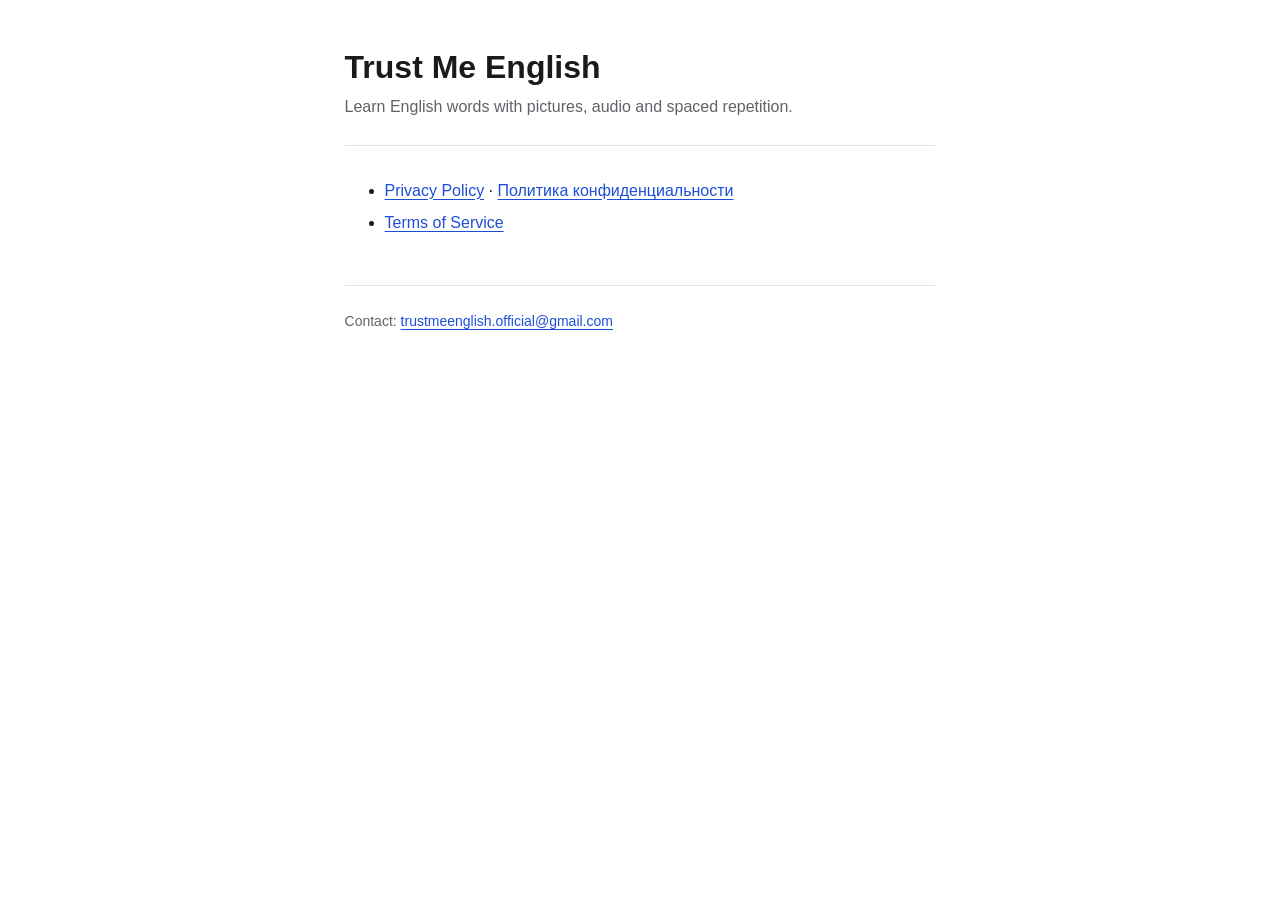
<file: index.html>
<!doctype html>
<html lang="en">
<head>
  <meta charset="utf-8">
  <meta name="viewport" content="width=device-width, initial-scale=1">
  <title>Trust Me English</title>
  <link rel="stylesheet" href="styles.css">
</head>
<body>
<main>
  <header>
    <h1>Trust Me English</h1>
    <p class="meta">Learn English words with pictures, audio and spaced repetition.</p>
  </header>
  <ul>
    <li><a href="privacy.html">Privacy Policy</a> · <a href="privacy.ru.html" lang="ru">Политика конфиденциальности</a></li>
    <li><a href="terms.html">Terms of Service</a></li>
  </ul>
  <footer>
    Contact: <a href="mailto:trustmeenglish.official@gmail.com">trustmeenglish.official@gmail.com</a>
  </footer>
</main>
</body>
</html>
</file>
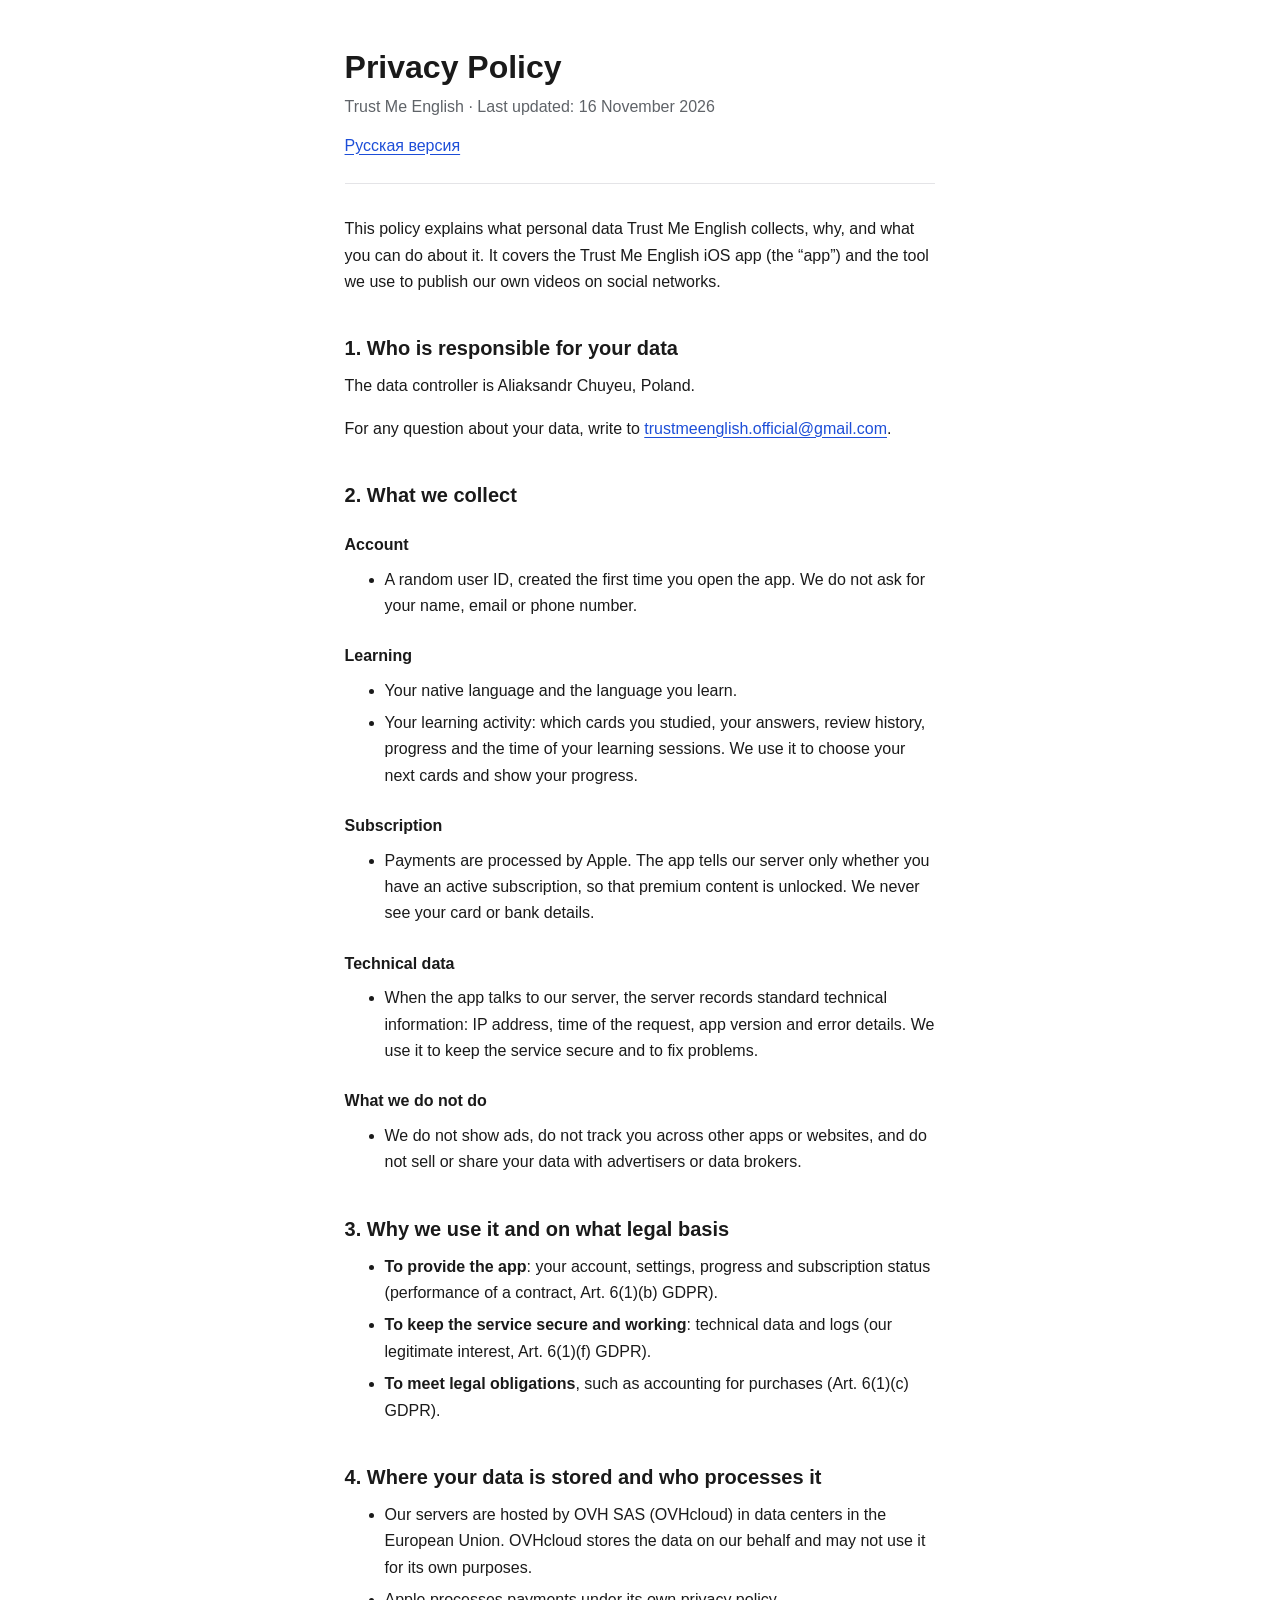
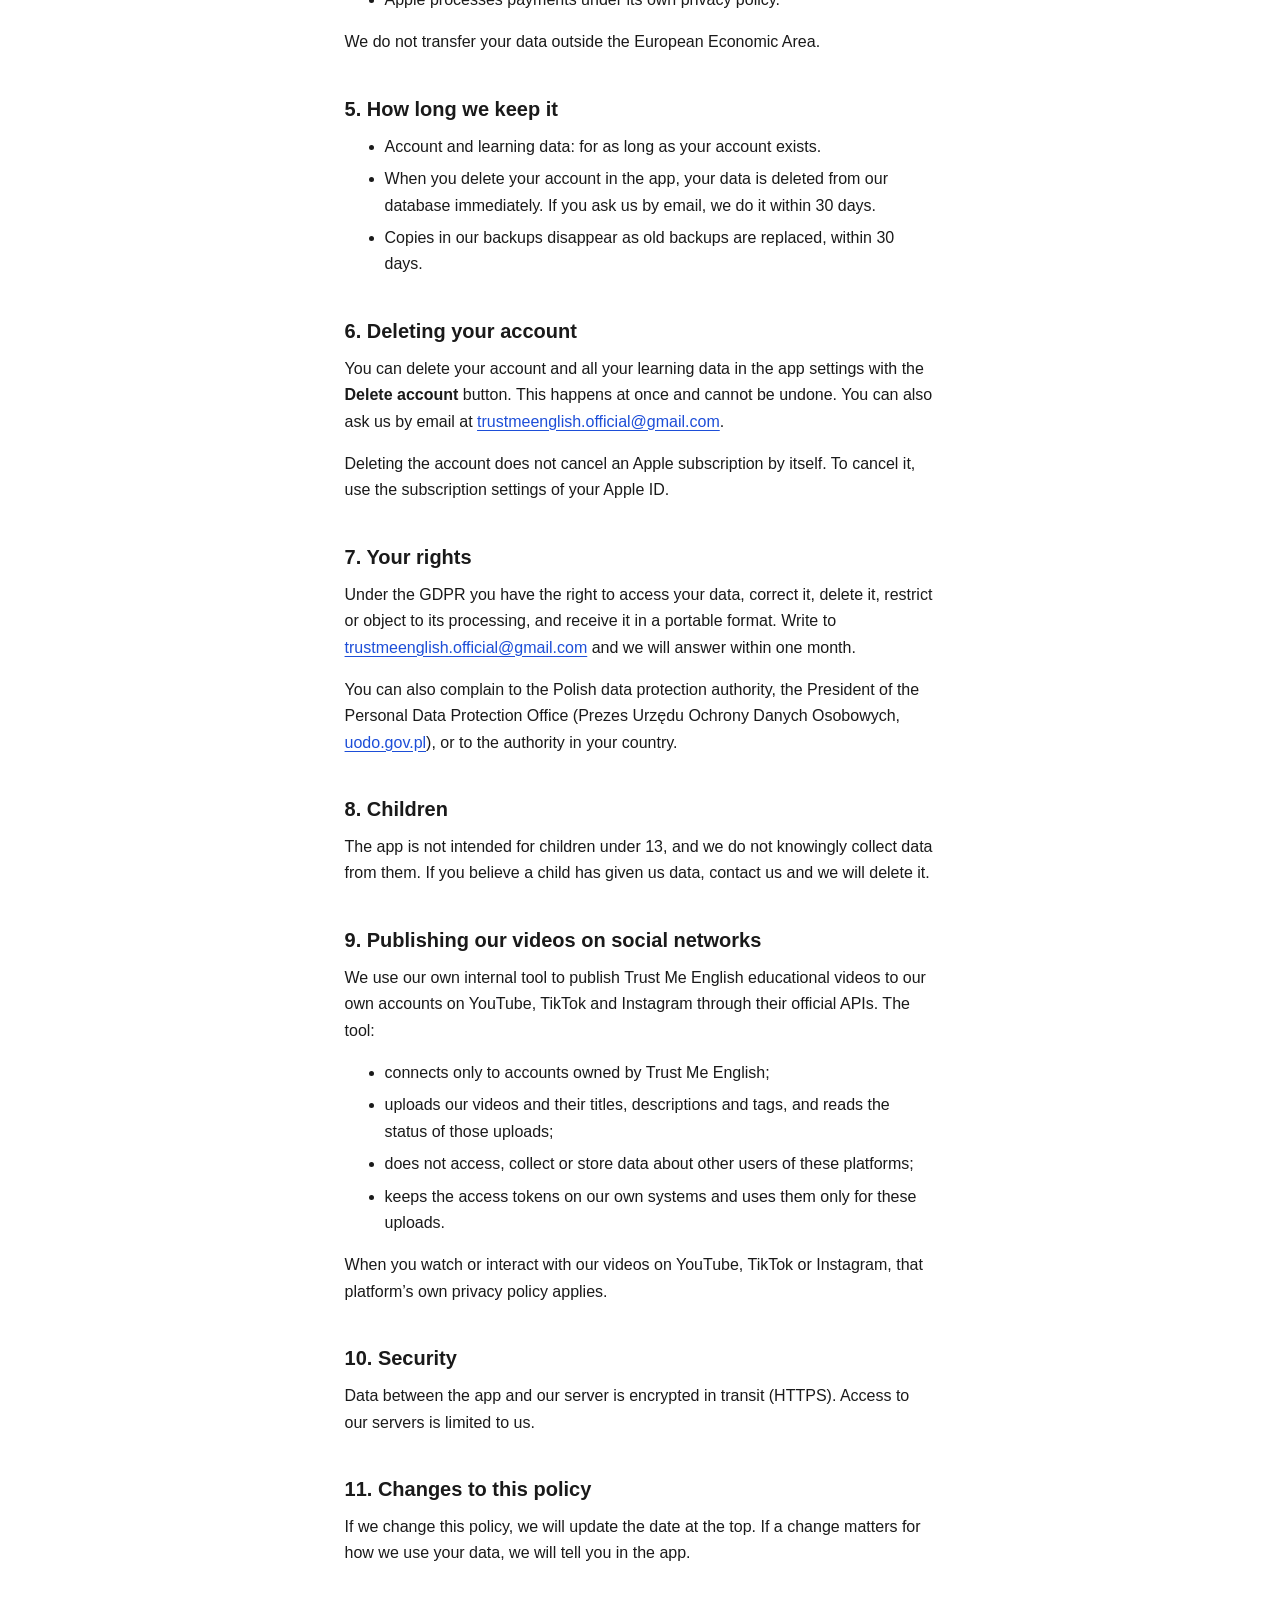
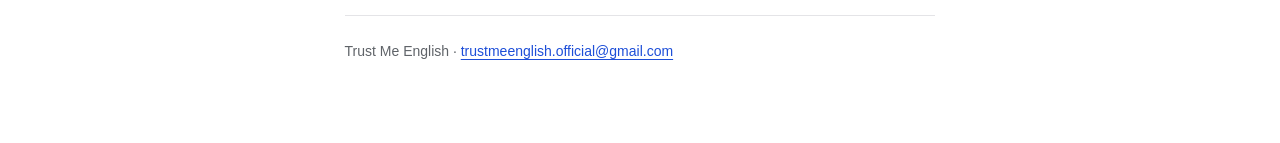
<file: privacy.html>
<!doctype html>
<html lang="en">
<head>
  <meta charset="utf-8">
  <meta name="viewport" content="width=device-width, initial-scale=1">
  <title>Privacy Policy · Trust Me English</title>
  <link rel="stylesheet" href="styles.css">
</head>
<body>
<main>
  <header>
    <h1>Privacy Policy</h1>
    <p class="meta">Trust Me English · Last updated: 16 November 2026</p>
    <p class="meta languages"><a href="privacy.ru.html" lang="ru">Русская версия</a></p>
  </header>

  <p>This policy explains what personal data Trust Me English collects, why, and what you can do about it. It covers the Trust Me English iOS app (the “app”) and the tool we use to publish our own videos on social networks.</p>

  <h2>1. Who is responsible for your data</h2>
  <p>The data controller is Aliaksandr Chuyeu, Poland.</p>
  <p>For any question about your data, write to <a href="mailto:trustmeenglish.official@gmail.com">trustmeenglish.official@gmail.com</a>.</p>

  <h2>2. What we collect</h2>
  <h3>Account</h3>
  <ul>
    <li>A random user ID, created the first time you open the app. We do not ask for your name, email or phone number.</li>
  </ul>
  <h3>Learning</h3>
  <ul>
    <li>Your native language and the language you learn.</li>
    <li>Your learning activity: which cards you studied, your answers, review history, progress and the time of your learning sessions. We use it to choose your next cards and show your progress.</li>
  </ul>
  <h3>Subscription</h3>
  <ul>
    <li>Payments are processed by Apple. The app tells our server only whether you have an active subscription, so that premium content is unlocked. We never see your card or bank details.</li>
  </ul>
  <h3>Technical data</h3>
  <ul>
    <li>When the app talks to our server, the server records standard technical information: IP address, time of the request, app version and error details. We use it to keep the service secure and to fix problems.</li>
  </ul>
  <h3>What we do not do</h3>
  <ul>
    <li>We do not show ads, do not track you across other apps or websites, and do not sell or share your data with advertisers or data brokers.</li>
  </ul>

  <h2>3. Why we use it and on what legal basis</h2>
  <ul>
    <li><strong>To provide the app</strong>: your account, settings, progress and subscription status (performance of a contract, Art. 6(1)(b) GDPR).</li>
    <li><strong>To keep the service secure and working</strong>: technical data and logs (our legitimate interest, Art. 6(1)(f) GDPR).</li>
    <li><strong>To meet legal obligations</strong>, such as accounting for purchases (Art. 6(1)(c) GDPR).</li>
  </ul>

  <h2>4. Where your data is stored and who processes it</h2>
  <ul>
    <li>Our servers are hosted by OVH SAS (OVHcloud) in data centers in the European Union. OVHcloud stores the data on our behalf and may not use it for its own purposes.</li>
    <li>Apple processes payments under its own privacy policy.</li>
  </ul>
  <p>We do not transfer your data outside the European Economic Area.</p>

  <h2>5. How long we keep it</h2>
  <ul>
    <li>Account and learning data: for as long as your account exists.</li>
    <li>When you delete your account in the app, your data is deleted from our database immediately. If you ask us by email, we do it within 30 days.</li>
    <li>Copies in our backups disappear as old backups are replaced, within 30 days.</li>
  </ul>

  <h2>6. Deleting your account</h2>
  <p>You can delete your account and all your learning data in the app settings with the <strong>Delete account</strong> button. This happens at once and cannot be undone. You can also ask us by email at <a href="mailto:trustmeenglish.official@gmail.com">trustmeenglish.official@gmail.com</a>.</p>
  <p>Deleting the account does not cancel an Apple subscription by itself. To cancel it, use the subscription settings of your Apple ID.</p>

  <h2>7. Your rights</h2>
  <p>Under the GDPR you have the right to access your data, correct it, delete it, restrict or object to its processing, and receive it in a portable format. Write to <a href="mailto:trustmeenglish.official@gmail.com">trustmeenglish.official@gmail.com</a> and we will answer within one month.</p>
  <p>You can also complain to the Polish data protection authority, the President of the Personal Data Protection Office (Prezes Urzędu Ochrony Danych Osobowych, <a href="https://uodo.gov.pl">uodo.gov.pl</a>), or to the authority in your country.</p>

  <h2>8. Children</h2>
  <p>The app is not intended for children under 13, and we do not knowingly collect data from them. If you believe a child has given us data, contact us and we will delete it.</p>

  <h2>9. Publishing our videos on social networks</h2>
  <p>We use our own internal tool to publish Trust Me English educational videos to our own accounts on YouTube, TikTok and Instagram through their official APIs. The tool:</p>
  <ul>
    <li>connects only to accounts owned by Trust Me English;</li>
    <li>uploads our videos and their titles, descriptions and tags, and reads the status of those uploads;</li>
    <li>does not access, collect or store data about other users of these platforms;</li>
    <li>keeps the access tokens on our own systems and uses them only for these uploads.</li>
  </ul>
  <p>When you watch or interact with our videos on YouTube, TikTok or Instagram, that platform’s own privacy policy applies.</p>

  <h2>10. Security</h2>
  <p>Data between the app and our server is encrypted in transit (HTTPS). Access to our servers is limited to us.</p>

  <h2>11. Changes to this policy</h2>
  <p>If we change this policy, we will update the date at the top. If a change matters for how we use your data, we will tell you in the app.</p>

  <footer>
    Trust Me English · <a href="mailto:trustmeenglish.official@gmail.com">trustmeenglish.official@gmail.com</a>
  </footer>
</main>
</body>
</html>
</file>
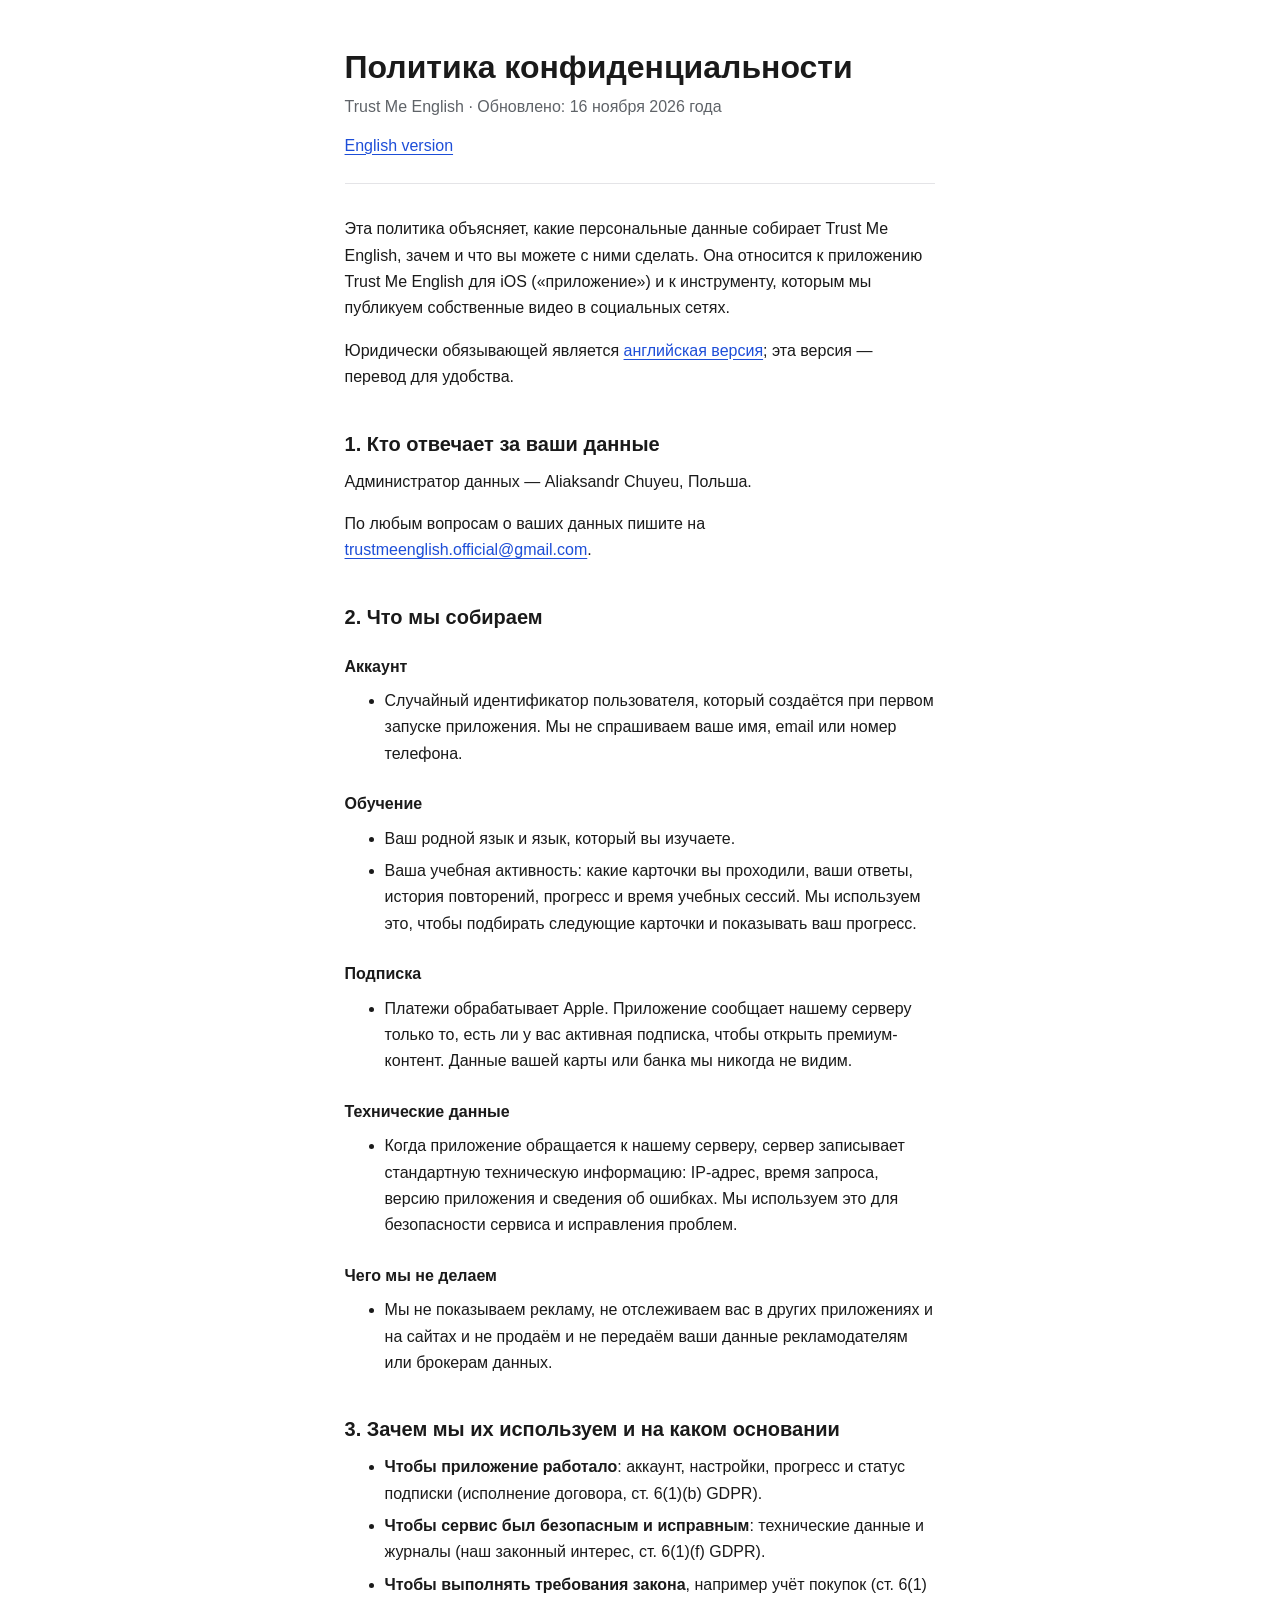
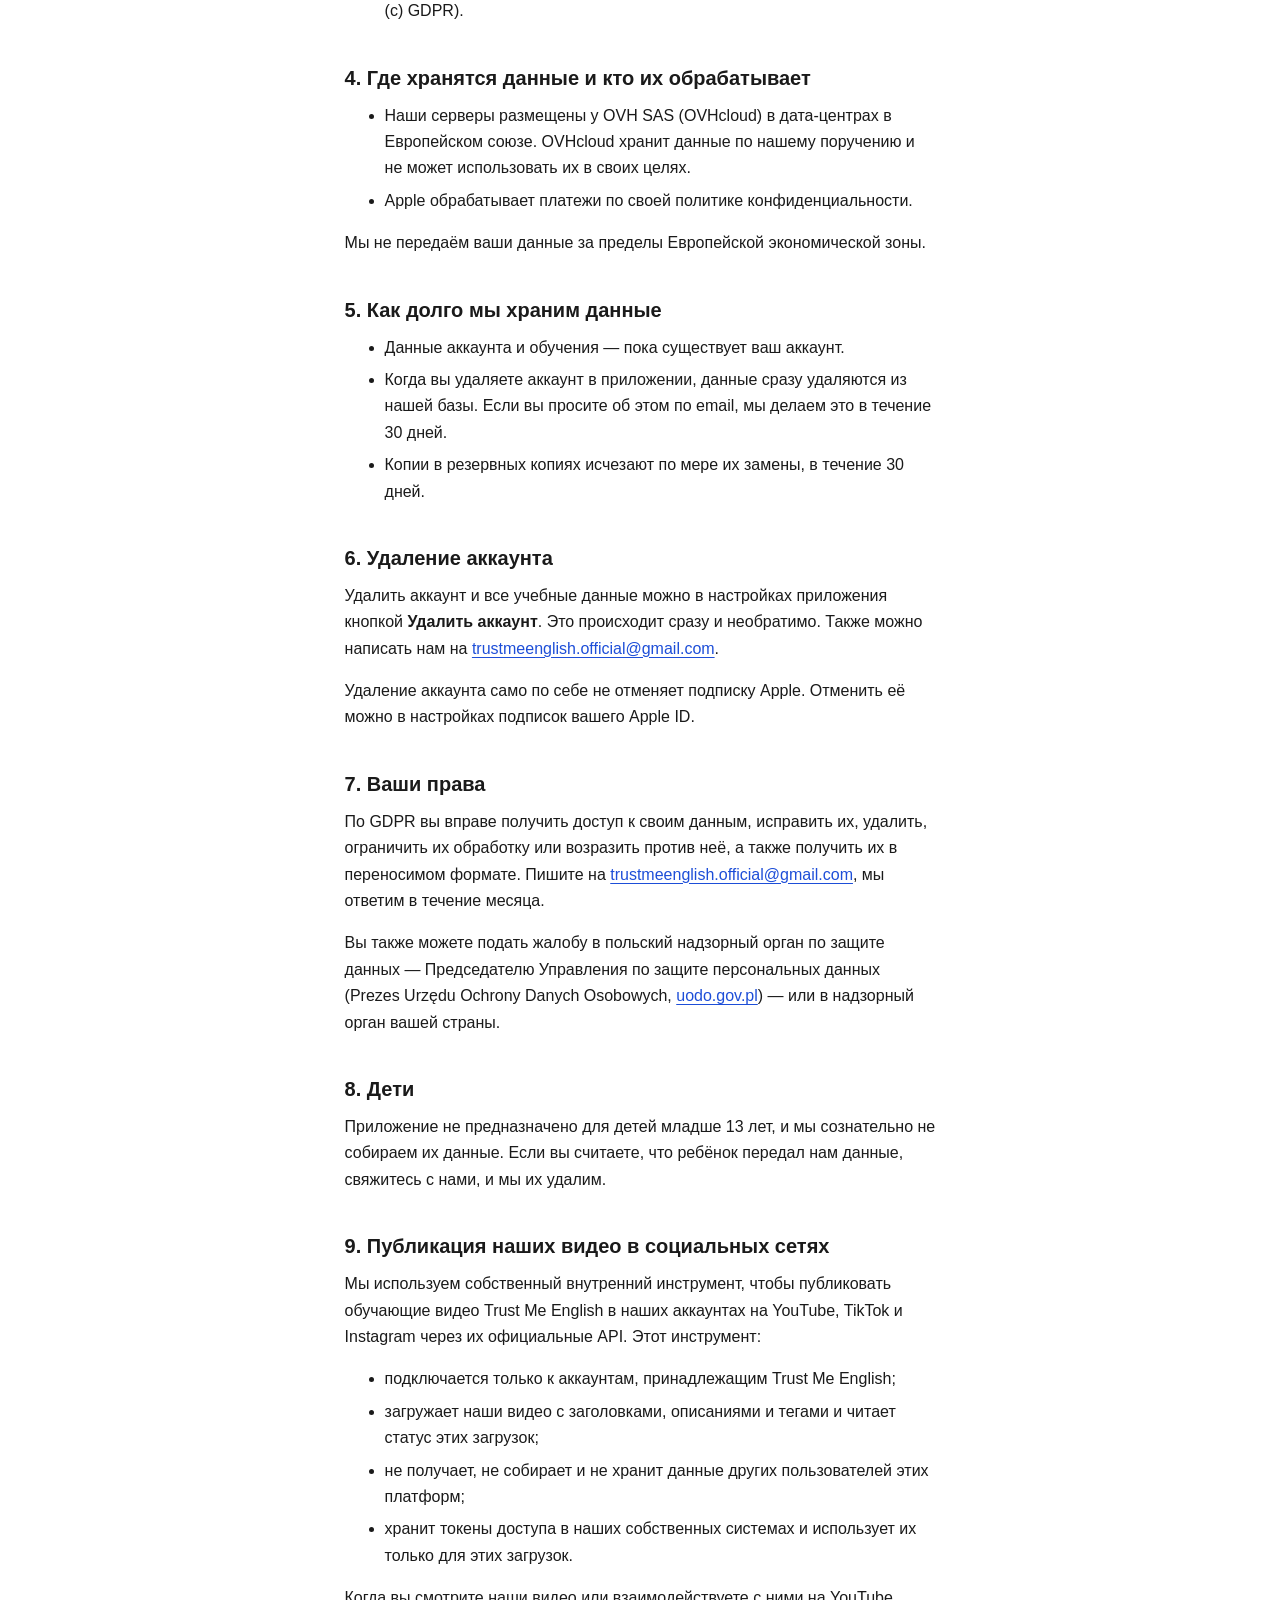
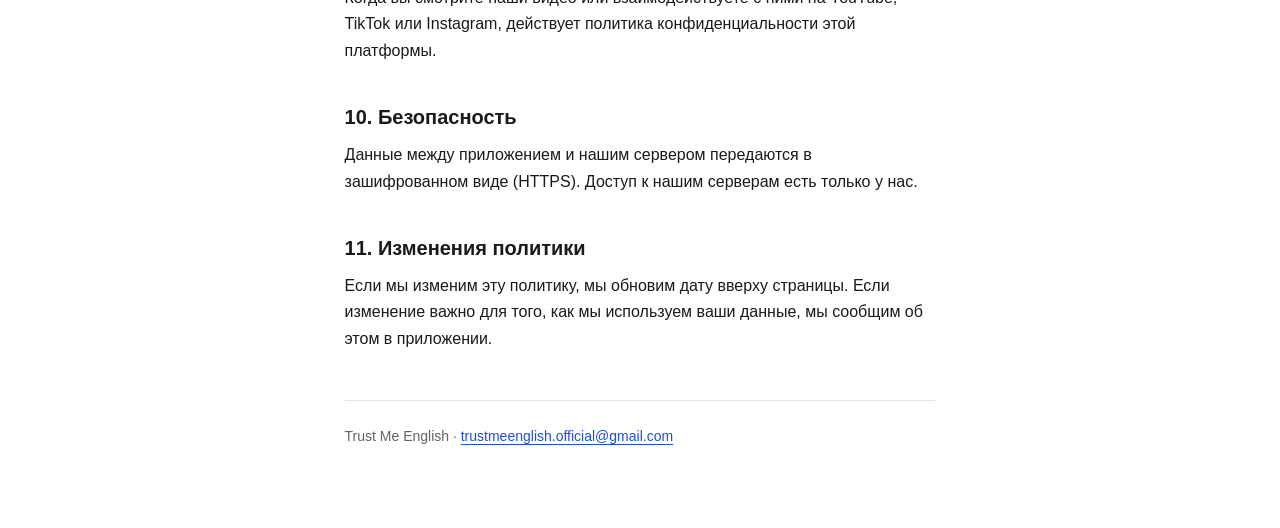
<file: privacy.ru.html>
<!doctype html>
<html lang="ru">
<head>
  <meta charset="utf-8">
  <meta name="viewport" content="width=device-width, initial-scale=1">
  <title>Политика конфиденциальности · Trust Me English</title>
  <link rel="stylesheet" href="styles.css">
</head>
<body>
<main>
  <header>
    <h1>Политика конфиденциальности</h1>
    <p class="meta">Trust Me English · Обновлено: 16 ноября 2026 года</p>
    <p class="meta languages"><a href="privacy.html" lang="en">English version</a></p>
  </header>

  <p>Эта политика объясняет, какие персональные данные собирает Trust Me English, зачем и что вы можете с ними сделать. Она относится к приложению Trust Me English для iOS («приложение») и к инструменту, которым мы публикуем собственные видео в социальных сетях.</p>
  <p>Юридически обязывающей является <a href="privacy.html">английская версия</a>; эта версия — перевод для удобства.</p>

  <h2>1. Кто отвечает за ваши данные</h2>
  <p>Администратор данных — Aliaksandr Chuyeu, Польша.</p>
  <p>По любым вопросам о ваших данных пишите на <a href="mailto:trustmeenglish.official@gmail.com">trustmeenglish.official@gmail.com</a>.</p>

  <h2>2. Что мы собираем</h2>
  <h3>Аккаунт</h3>
  <ul>
    <li>Случайный идентификатор пользователя, который создаётся при первом запуске приложения. Мы не спрашиваем ваше имя, email или номер телефона.</li>
  </ul>
  <h3>Обучение</h3>
  <ul>
    <li>Ваш родной язык и язык, который вы изучаете.</li>
    <li>Ваша учебная активность: какие карточки вы проходили, ваши ответы, история повторений, прогресс и время учебных сессий. Мы используем это, чтобы подбирать следующие карточки и показывать ваш прогресс.</li>
  </ul>
  <h3>Подписка</h3>
  <ul>
    <li>Платежи обрабатывает Apple. Приложение сообщает нашему серверу только то, есть ли у вас активная подписка, чтобы открыть премиум-контент. Данные вашей карты или банка мы никогда не видим.</li>
  </ul>
  <h3>Технические данные</h3>
  <ul>
    <li>Когда приложение обращается к нашему серверу, сервер записывает стандартную техническую информацию: IP-адрес, время запроса, версию приложения и сведения об ошибках. Мы используем это для безопасности сервиса и исправления проблем.</li>
  </ul>
  <h3>Чего мы не делаем</h3>
  <ul>
    <li>Мы не показываем рекламу, не отслеживаем вас в других приложениях и на сайтах и не продаём и не передаём ваши данные рекламодателям или брокерам данных.</li>
  </ul>

  <h2>3. Зачем мы их используем и на каком основании</h2>
  <ul>
    <li><strong>Чтобы приложение работало</strong>: аккаунт, настройки, прогресс и статус подписки (исполнение договора, ст. 6(1)(b) GDPR).</li>
    <li><strong>Чтобы сервис был безопасным и исправным</strong>: технические данные и журналы (наш законный интерес, ст. 6(1)(f) GDPR).</li>
    <li><strong>Чтобы выполнять требования закона</strong>, например учёт покупок (ст. 6(1)(c) GDPR).</li>
  </ul>

  <h2>4. Где хранятся данные и кто их обрабатывает</h2>
  <ul>
    <li>Наши серверы размещены у OVH SAS (OVHcloud) в дата-центрах в Европейском союзе. OVHcloud хранит данные по нашему поручению и не может использовать их в своих целях.</li>
    <li>Apple обрабатывает платежи по своей политике конфиденциальности.</li>
  </ul>
  <p>Мы не передаём ваши данные за пределы Европейской экономической зоны.</p>

  <h2>5. Как долго мы храним данные</h2>
  <ul>
    <li>Данные аккаунта и обучения — пока существует ваш аккаунт.</li>
    <li>Когда вы удаляете аккаунт в приложении, данные сразу удаляются из нашей базы. Если вы просите об этом по email, мы делаем это в течение 30 дней.</li>
    <li>Копии в резервных копиях исчезают по мере их замены, в течение 30 дней.</li>
  </ul>

  <h2>6. Удаление аккаунта</h2>
  <p>Удалить аккаунт и все учебные данные можно в настройках приложения кнопкой <strong>Удалить аккаунт</strong>. Это происходит сразу и необратимо. Также можно написать нам на <a href="mailto:trustmeenglish.official@gmail.com">trustmeenglish.official@gmail.com</a>.</p>
  <p>Удаление аккаунта само по себе не отменяет подписку Apple. Отменить её можно в настройках подписок вашего Apple ID.</p>

  <h2>7. Ваши права</h2>
  <p>По GDPR вы вправе получить доступ к своим данным, исправить их, удалить, ограничить их обработку или возразить против неё, а также получить их в переносимом формате. Пишите на <a href="mailto:trustmeenglish.official@gmail.com">trustmeenglish.official@gmail.com</a>, мы ответим в течение месяца.</p>
  <p>Вы также можете подать жалобу в польский надзорный орган по защите данных — Председателю Управления по защите персональных данных (Prezes Urzędu Ochrony Danych Osobowych, <a href="https://uodo.gov.pl">uodo.gov.pl</a>) — или в надзорный орган вашей страны.</p>

  <h2>8. Дети</h2>
  <p>Приложение не предназначено для детей младше 13 лет, и мы сознательно не собираем их данные. Если вы считаете, что ребёнок передал нам данные, свяжитесь с нами, и мы их удалим.</p>

  <h2>9. Публикация наших видео в социальных сетях</h2>
  <p>Мы используем собственный внутренний инструмент, чтобы публиковать обучающие видео Trust Me English в наших аккаунтах на YouTube, TikTok и Instagram через их официальные API. Этот инструмент:</p>
  <ul>
    <li>подключается только к аккаунтам, принадлежащим Trust Me English;</li>
    <li>загружает наши видео с заголовками, описаниями и тегами и читает статус этих загрузок;</li>
    <li>не получает, не собирает и не хранит данные других пользователей этих платформ;</li>
    <li>хранит токены доступа в наших собственных системах и использует их только для этих загрузок.</li>
  </ul>
  <p>Когда вы смотрите наши видео или взаимодействуете с ними на YouTube, TikTok или Instagram, действует политика конфиденциальности этой платформы.</p>

  <h2>10. Безопасность</h2>
  <p>Данные между приложением и нашим сервером передаются в зашифрованном виде (HTTPS). Доступ к нашим серверам есть только у нас.</p>

  <h2>11. Изменения политики</h2>
  <p>Если мы изменим эту политику, мы обновим дату вверху страницы. Если изменение важно для того, как мы используем ваши данные, мы сообщим об этом в приложении.</p>

  <footer>
    Trust Me English · <a href="mailto:trustmeenglish.official@gmail.com">trustmeenglish.official@gmail.com</a>
  </footer>
</main>
</body>
</html>
</file>
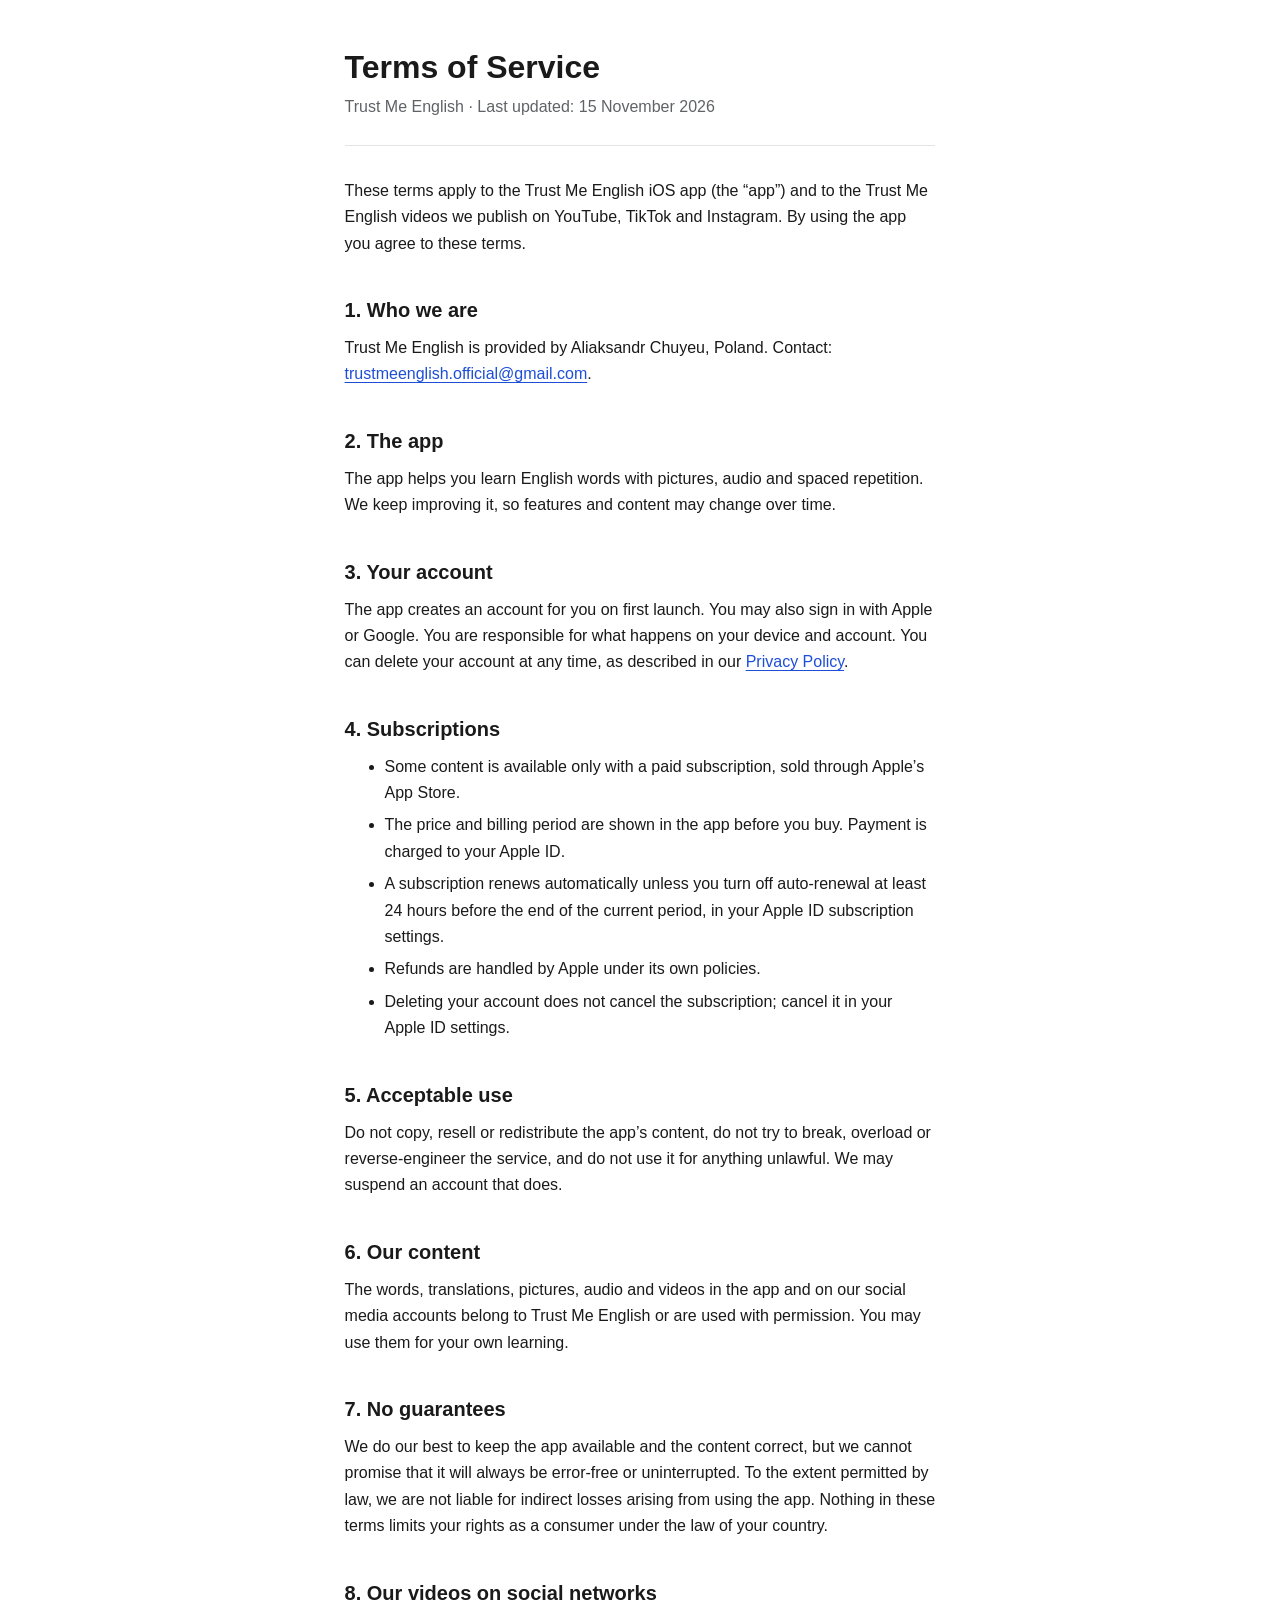
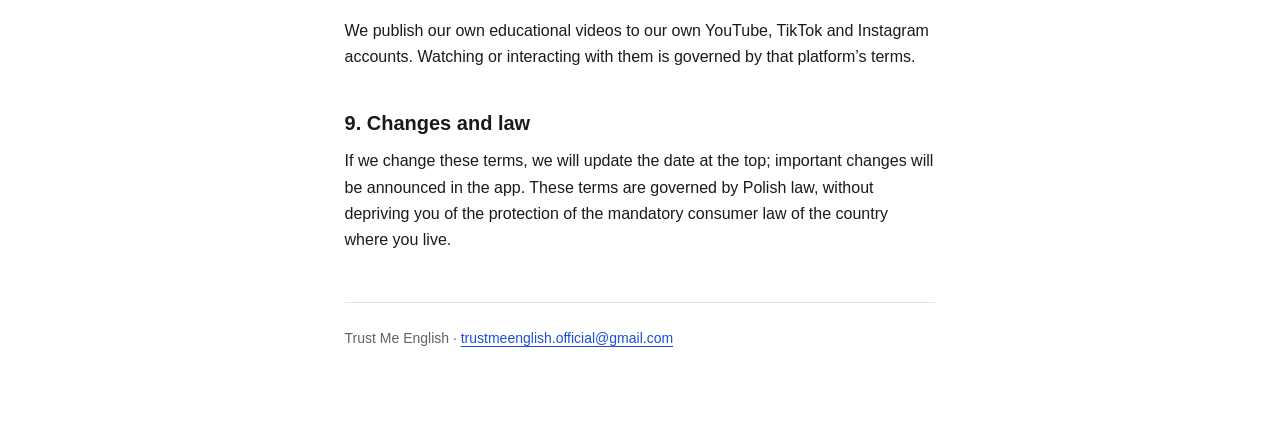
<file: terms.html>
<!doctype html>
<html lang="en">
<head>
  <meta charset="utf-8">
  <meta name="viewport" content="width=device-width, initial-scale=1">
  <title>Terms of Service · Trust Me English</title>
  <link rel="stylesheet" href="styles.css">
</head>
<body>
<main>
  <header>
    <h1>Terms of Service</h1>
    <p class="meta">Trust Me English · Last updated: 15 November 2026</p>
  </header>

  <p>These terms apply to the Trust Me English iOS app (the “app”) and to the Trust Me English videos we publish on YouTube, TikTok and Instagram. By using the app you agree to these terms.</p>

  <h2>1. Who we are</h2>
  <p>Trust Me English is provided by Aliaksandr Chuyeu, Poland. Contact: <a href="mailto:trustmeenglish.official@gmail.com">trustmeenglish.official@gmail.com</a>.</p>

  <h2>2. The app</h2>
  <p>The app helps you learn English words with pictures, audio and spaced repetition. We keep improving it, so features and content may change over time.</p>

  <h2>3. Your account</h2>
  <p>The app creates an account for you on first launch. You may also sign in with Apple or Google. You are responsible for what happens on your device and account. You can delete your account at any time, as described in our <a href="privacy.html">Privacy Policy</a>.</p>

  <h2>4. Subscriptions</h2>
  <ul>
    <li>Some content is available only with a paid subscription, sold through Apple’s App Store.</li>
    <li>The price and billing period are shown in the app before you buy. Payment is charged to your Apple ID.</li>
    <li>A subscription renews automatically unless you turn off auto-renewal at least 24 hours before the end of the current period, in your Apple ID subscription settings.</li>
    <li>Refunds are handled by Apple under its own policies.</li>
    <li>Deleting your account does not cancel the subscription; cancel it in your Apple ID settings.</li>
  </ul>

  <h2>5. Acceptable use</h2>
  <p>Do not copy, resell or redistribute the app’s content, do not try to break, overload or reverse-engineer the service, and do not use it for anything unlawful. We may suspend an account that does.</p>

  <h2>6. Our content</h2>
  <p>The words, translations, pictures, audio and videos in the app and on our social media accounts belong to Trust Me English or are used with permission. You may use them for your own learning.</p>

  <h2>7. No guarantees</h2>
  <p>We do our best to keep the app available and the content correct, but we cannot promise that it will always be error-free or uninterrupted. To the extent permitted by law, we are not liable for indirect losses arising from using the app. Nothing in these terms limits your rights as a consumer under the law of your country.</p>

  <h2>8. Our videos on social networks</h2>
  <p>We publish our own educational videos to our own YouTube, TikTok and Instagram accounts. Watching or interacting with them is governed by that platform’s terms.</p>

  <h2>9. Changes and law</h2>
  <p>If we change these terms, we will update the date at the top; important changes will be announced in the app. These terms are governed by Polish law, without depriving you of the protection of the mandatory consumer law of the country where you live.</p>

  <footer>
    Trust Me English · <a href="mailto:trustmeenglish.official@gmail.com">trustmeenglish.official@gmail.com</a>
  </footer>
</main>
</body>
</html>
</file>
<file: styles.css>
:root {
  --background: #ffffff;
  --foreground: #1a1a1a;
  --muted: #5f6368;
  --border: #e4e4e7;
  --link: #1d4ed8;
  color-scheme: light dark;
}

@media (prefers-color-scheme: dark) {
  :root {
    --background: #121212;
    --foreground: #ececec;
    --muted: #a1a1aa;
    --border: #2e2e33;
    --link: #93b4ff;
  }
}

* {
  box-sizing: border-box;
}

body {
  margin: 0;
  background: var(--background);
  color: var(--foreground);
  font: 16px/1.65 -apple-system, BlinkMacSystemFont, "Segoe UI", Roboto, Helvetica, Arial, sans-serif;
}

main {
  max-width: 70ch;
  margin: 0 auto;
  padding: 48px 16px 80px;
}

header {
  border-bottom: 1px solid var(--border);
  margin-bottom: 32px;
  padding-bottom: 24px;
}

h1 {
  font-size: 2rem;
  line-height: 1.2;
  margin: 0 0 8px;
}

h2 {
  font-size: 1.25rem;
  line-height: 1.3;
  margin: 40px 0 12px;
}

h3 {
  font-size: 1rem;
  margin: 24px 0 8px;
}

p,
ul {
  margin: 0 0 16px;
}

li + li {
  margin-top: 6px;
}

a {
  color: var(--link);
  text-underline-offset: 3px;
}

.meta {
  color: var(--muted);
  margin: 0;
}

.languages {
  margin-top: 12px;
}

footer {
  border-top: 1px solid var(--border);
  color: var(--muted);
  margin-top: 48px;
  padding-top: 24px;
  font-size: 0.875rem;
}
</file>
